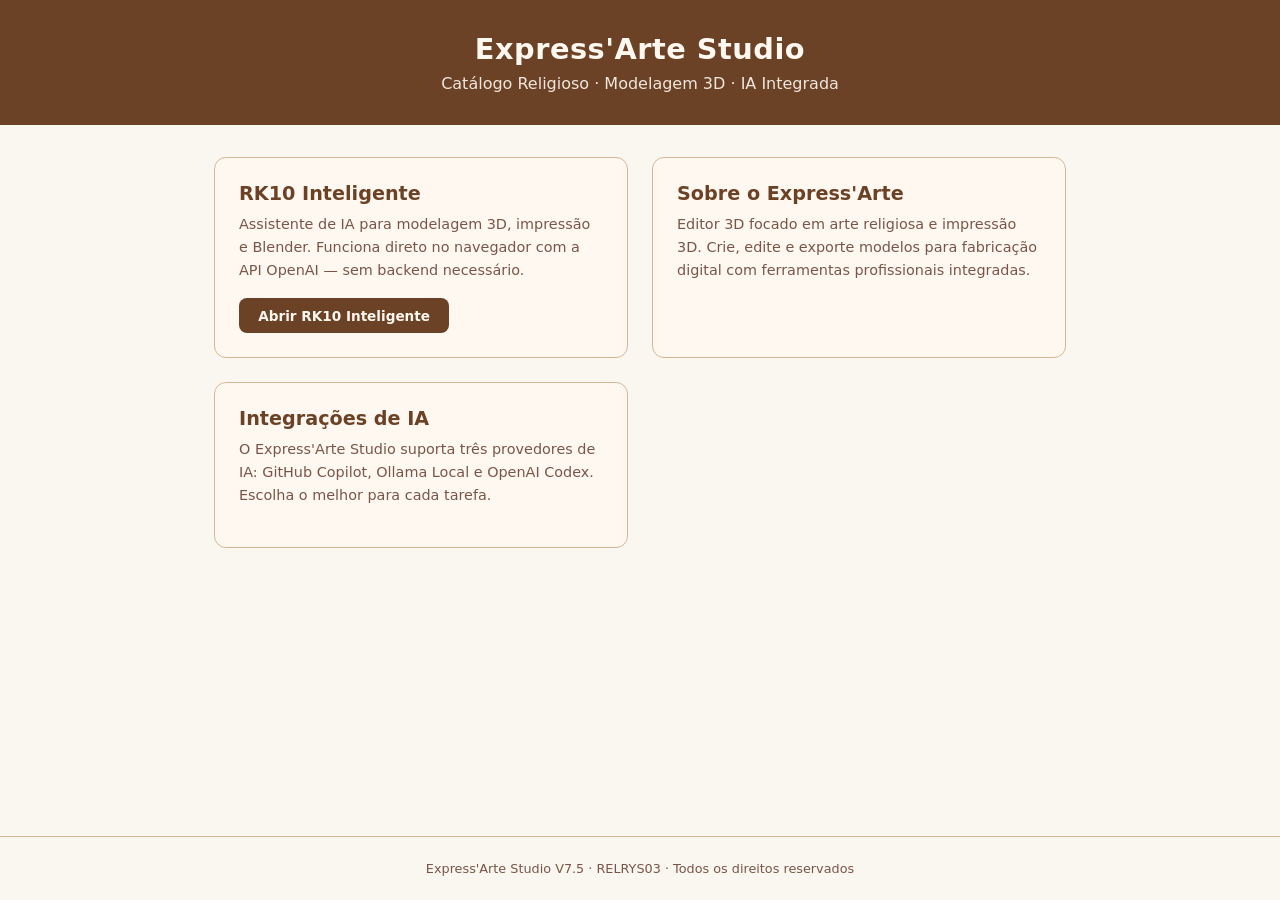
<file: site/index.html>
<!DOCTYPE html>
<html lang="pt-BR">
<head>
<meta charset="UTF-8">
<meta name="viewport" content="width=device-width, initial-scale=1.0">
<title>Express'Arte Studio · Catálogo Religioso</title>
<style>
  :root {
    --bg: #faf6f0;
    --surface: #fff8f0;
    --border: #d4b896;
    --accent: #6b4226;
    --accent-hover: #8b5e3c;
    --text: #3e2723;
    --text-muted: #795548;
  }
  * { margin: 0; padding: 0; box-sizing: border-box; }
  body {
    font-family: 'Segoe UI', system-ui, -apple-system, sans-serif;
    background: var(--bg);
    color: var(--text);
    min-height: 100vh;
    display: flex;
    flex-direction: column;
  }
  header {
    background: var(--accent);
    color: var(--surface);
    padding: 2rem 1.5rem;
    text-align: center;
  }
  header h1 { font-size: 1.8rem; font-weight: 700; letter-spacing: 0.5px; }
  header p { font-size: 1rem; opacity: 0.9; margin-top: 0.5rem; }
  main {
    flex: 1;
    max-width: 900px;
    width: 100%;
    margin: 0 auto;
    padding: 2rem 1.5rem;
    display: flex;
    flex-direction: column;
    gap: 1.5rem;
  }
  .card {
    background: var(--surface);
    border: 1px solid var(--border);
    border-radius: 12px;
    padding: 1.5rem;
    transition: transform 0.2s, box-shadow 0.2s;
  }
  .card:hover {
    transform: translateY(-2px);
    box-shadow: 0 4px 12px rgba(107, 66, 38, 0.15);
  }
  .card h2 {
    font-size: 1.2rem;
    color: var(--accent);
    margin-bottom: 0.5rem;
  }
  .card p {
    font-size: 0.9rem;
    color: var(--text-muted);
    line-height: 1.6;
    margin-bottom: 1rem;
  }
  .card a {
    display: inline-block;
    background: var(--accent);
    color: var(--surface);
    text-decoration: none;
    padding: 0.6rem 1.2rem;
    border-radius: 8px;
    font-size: 0.85rem;
    font-weight: 600;
    transition: background 0.2s;
  }
  .card a:hover { background: var(--accent-hover); }
  .grid {
    display: grid;
    grid-template-columns: repeat(auto-fit, minmax(280px, 1fr));
    gap: 1.5rem;
  }
  footer {
    text-align: center;
    padding: 1.5rem;
    font-size: 0.8rem;
    color: var(--text-muted);
    border-top: 1px solid var(--border);
  }
  @media (max-width: 600px) {
    header h1 { font-size: 1.4rem; }
    main { padding: 1.5rem 1rem; }
  }
</style>
</head>
<body>

<header>
  <h1>Express'Arte Studio</h1>
  <p>Catálogo Religioso · Modelagem 3D · IA Integrada</p>
</header>

<main>
  <div class="grid">
    <div class="card">
      <h2>RK10 Inteligente</h2>
      <p>Assistente de IA para modelagem 3D, impressão e Blender. Funciona direto no navegador com a API OpenAI — sem backend necessário.</p>
      <a href="/rk10.html">Abrir RK10 Inteligente</a>
    </div>

    <div class="card">
      <h2>Sobre o Express'Arte</h2>
      <p>Editor 3D focado em arte religiosa e impressão 3D. Crie, edite e exporte modelos para fabricação digital com ferramentas profissionais integradas.</p>
    </div>

    <div class="card">
      <h2>Integrações de IA</h2>
      <p>O Express'Arte Studio suporta três provedores de IA: GitHub Copilot, Ollama Local e OpenAI Codex. Escolha o melhor para cada tarefa.</p>
    </div>
  </div>
</main>

<footer>
  Express'Arte Studio V7.5 · RELRYS03 · Todos os direitos reservados
</footer>

</body>
</html><!-- force rebuild -->
<!-- force rebuild -->
</file>
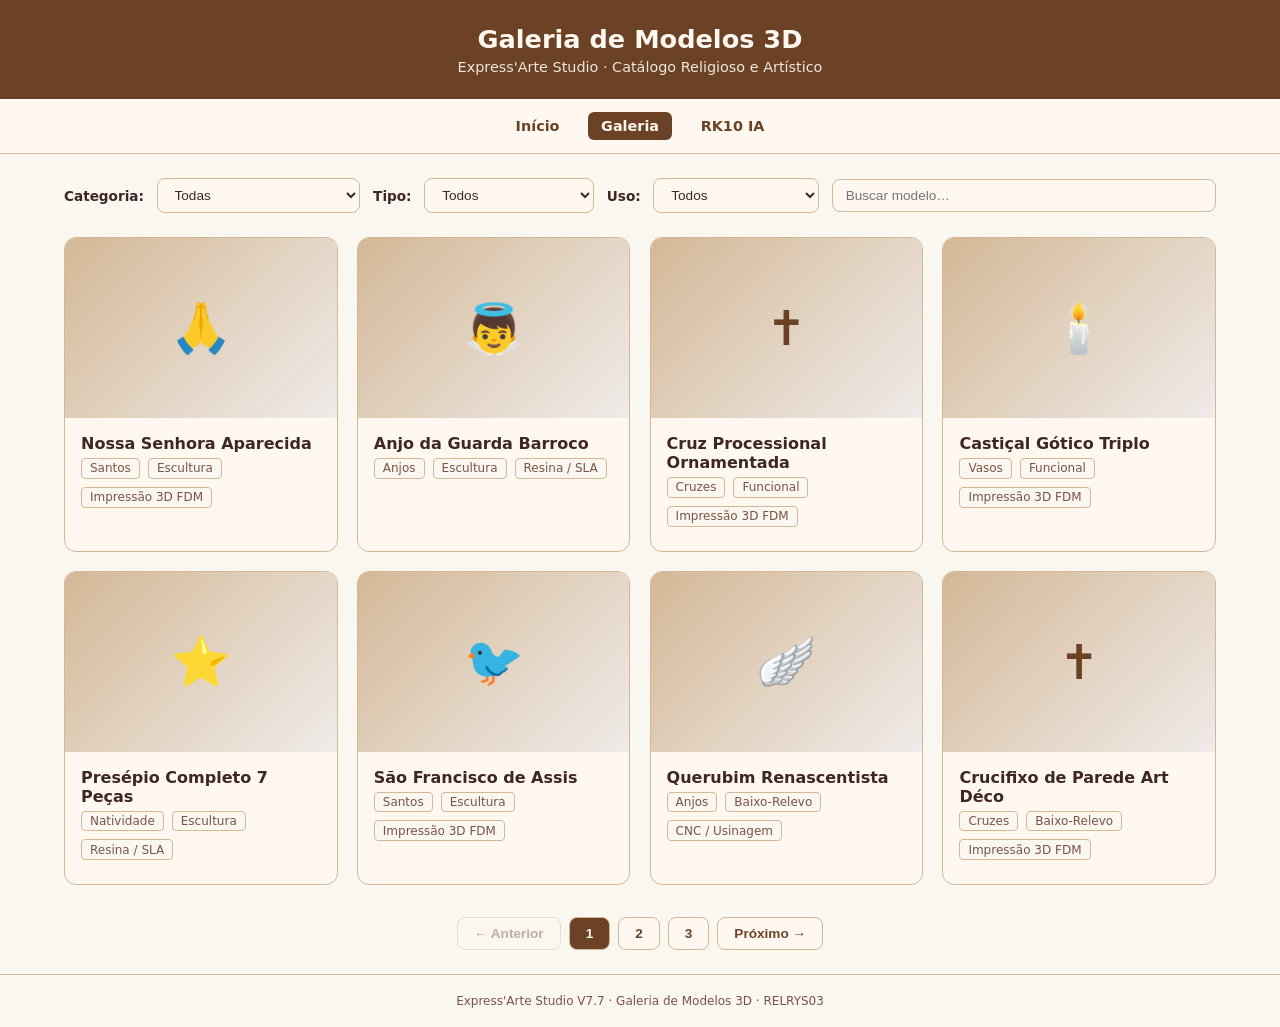
<file: site/galeria.html>
<!DOCTYPE html>
<html lang="pt-BR">
<head>
<meta charset="UTF-8">
<meta name="viewport" content="width=device-width, initial-scale=1.0">
<title>Galeria de Modelos 3D · Express'Arte Studio</title>
<style>
 :root {
 --bg: #faf6f0;
 --surface: #fff8f0;
 --border: #d4b896;
 --accent: #6b4226;
 --accent-hover: #8b5e3c;
 --text: #3e2723;
 --text-muted: #795548;
 --card-shadow: rgba(107, 66, 38, 0.12);
 }
 * { margin: 0; padding: 0; box-sizing: border-box; }
 body {
 font-family: 'Segoe UI', system-ui, -apple-system, sans-serif;
 background: var(--bg);
 color: var(--text);
 min-height: 100vh;
 display: flex;
 flex-direction: column;
 }
 header {
 background: var(--accent);
 color: var(--surface);
 padding: 1.5rem;
 text-align: center;
 }
 header h1 { font-size: 1.6rem; font-weight: 700; }
 header p { font-size: 0.9rem; opacity: 0.9; margin-top: 0.3rem; }
 nav {
 background: var(--surface);
 border-bottom: 1px solid var(--border);
 padding: 0.8rem 1.5rem;
 display: flex;
 gap: 1rem;
 justify-content: center;
 flex-wrap: wrap;
 }
 nav a {
 color: var(--accent);
 text-decoration: none;
 font-weight: 600;
 font-size: 0.9rem;
 padding: 0.4rem 0.8rem;
 border-radius: 6px;
 transition: background 0.2s;
 }
 nav a:hover, nav a.active { background: var(--accent); color: var(--surface); }
 main {
 flex: 1;
 max-width: 1200px;
 width: 100%;
 margin: 0 auto;
 padding: 1.5rem;
 }
 .filters {
 display: flex;
 flex-wrap: wrap;
 gap: 0.8rem;
 margin-bottom: 1.5rem;
 align-items: center;
 }
 .filters label {
 font-size: 0.85rem;
 font-weight: 600;
 color: var(--text);
 }
 .filters select, .filters input {
 padding: 0.5rem 0.8rem;
 border: 1px solid var(--border);
 border-radius: 8px;
 background: var(--surface);
 color: var(--text);
 font-size: 0.85rem;
 outline: none;
 }
 .filters select:focus, .filters input:focus { border-color: var(--accent); }
 .grid {
 display: grid;
 grid-template-columns: repeat(auto-fill, minmax(260px, 1fr));
 gap: 1.2rem;
 }
 .card {
 background: var(--surface);
 border: 1px solid var(--border);
 border-radius: 12px;
 overflow: hidden;
 transition: transform 0.2s, box-shadow 0.2s;
 cursor: pointer;
 }
 .card:hover {
 transform: translateY(-3px);
 box-shadow: 0 6px 16px var(--card-shadow);
 }
 .card-thumb {
 width: 100%;
 height: 180px;
 background: linear-gradient(135deg, #d4b896 0%, #efebe9 100%);
 display: flex;
 align-items: center;
 justify-content: center;
 font-size: 3rem;
 color: var(--accent);
 }
 .card-body { padding: 1rem; }
 .card-title {
 font-size: 1rem;
 font-weight: 700;
 color: var(--text);
 margin-bottom: 0.3rem;
 }
 .card-meta {
 font-size: 0.8rem;
 color: var(--text-muted);
 display: flex;
 gap: 0.5rem;
 flex-wrap: wrap;
 margin-bottom: 0.5rem;
 }
 .tag {
 background: var(--bg);
 border: 1px solid var(--border);
 padding: 0.15rem 0.5rem;
 border-radius: 4px;
 font-size: 0.75rem;
 }
 .pagination {
 display: flex;
 justify-content: center;
 gap: 0.5rem;
 margin-top: 2rem;
 }
 .pagination button {
 background: var(--surface);
 border: 1px solid var(--border);
 color: var(--accent);
 padding: 0.5rem 1rem;
 border-radius: 8px;
 cursor: pointer;
 font-weight: 600;
 font-size: 0.85rem;
 transition: all 0.2s;
 }
 .pagination button:hover:not(:disabled) { background: var(--accent); color: var(--surface); }
 .pagination button.active { background: var(--accent); color: var(--surface); }
 .pagination button:disabled { opacity: 0.4; cursor: not-allowed; }
 .empty-state {
 text-align: center;
 padding: 3rem 1rem;
 color: var(--text-muted);
 font-size: 1rem;
 }
 footer {
 text-align: center;
 padding: 1.2rem;
 font-size: 0.75rem;
 color: var(--text-muted);
 border-top: 1px solid var(--border);
 }
 @media (max-width: 600px) {
 header h1 { font-size: 1.2rem; }
 .filters { flex-direction: column; align-items: stretch; }
 .grid { grid-template-columns: 1fr; }
 }
</style>
</head>
<body>

<header>
 <h1>Galeria de Modelos 3D</h1>
 <p>Express'Arte Studio · Catálogo Religioso e Artístico</p>
</header>

<nav>
 <a href="/index.html">Início</a>
 <a href="/galeria.html" class="active">Galeria</a>
 <a href="/rk10.html">RK10 IA</a>
</nav>

<main>
 <div class="filters">
 <label for="filterCategory">Categoria:</label>
 <select id="filterCategory">
 <option value="all">Todas</option>
 <option value="santos">Santos e Imagens Sacras</option>
 <option value="anjos">Anjos e Querubins</option>
 <option value="cruzes">Cruzes e Crucifixos</option>
 <option value="vasos">Vasos e Castiçais</option>
 <option value="natividade">Natividade e Presépios</option>
 <option value="decorativo">Decorativo Religioso</option>
 </select>

 <label for="filterType">Tipo:</label>
 <select id="filterType">
 <option value="all">Todos</option>
 <option value="escultura">Escultura Completa</option>
 <option value="relevo">Baixo-Relevo</option>
 <option value="funcional">Funcional / Litúrgico</option>
 <option value="miniatura">Miniatura</option>
 </select>

 <label for="filterUse">Uso:</label>
 <select id="filterUse">
 <option value="all">Todos</option>
 <option value="impressao3d">Impressão 3D FDM</option>
 <option value="resina">Resina / SLA</option>
 <option value="cnc">CNC / Usinagem</option>
 <option value="referencia">Referência Visual</option>
 </select>

 <input type="text" id="searchInput" placeholder="Buscar modelo…" style="flex:1;min-width:150px;">
 </div>

 <div class="grid" id="modelGrid"></div>
 <div class="empty-state" id="emptyState" style="display:none;">Nenhum modelo encontrado com os filtros selecionados.</div>

 <div class="pagination" id="pagination"></div>
</main>

<footer>
 Express'Arte Studio V7.7 · Galeria de Modelos 3D · RELRYS03
</footer>

<script>
(function() {
 'use strict';

 // Sample catalog data — replace with real API or JSON file in production
 const MODELS = [
 { id: 1, title: 'Nossa Senhora Aparecida', category: 'santos', type: 'escultura', use: 'impressao3d', icon: '🙏' },
 { id: 2, title: 'Anjo da Guarda Barroco', category: 'anjos', type: 'escultura', use: 'resina', icon: '👼' },
 { id: 3, title: 'Cruz Processional Ornamentada', category: 'cruzes', type: 'funcional', use: 'impressao3d', icon: '✝️' },
 { id: 4, title: 'Castiçal Gótico Triplo', category: 'vasos', type: 'funcional', use: 'impressao3d', icon: '🕯️' },
 { id: 5, title: 'Presépio Completo 7 Peças', category: 'natividade', type: 'escultura', use: 'resina', icon: '⭐' },
 { id: 6, title: 'São Francisco de Assis', category: 'santos', type: 'escultura', use: 'impressao3d', icon: '🐦' },
 { id: 7, title: 'Querubim Renascentista', category: 'anjos', type: 'relevo', use: 'cnc', icon: '🪽' },
 { id: 8, title: 'Crucifixo de Parede Art Déco', category: 'cruzes', type: 'relevo', use: 'impressao3d', icon: '✝️' },
 { id: 9, title: 'Vaso Litúrgico Romano', category: 'vasos', type: 'funcional', use: 'resina', icon: '🏺' },
 { id: 10, title: 'Sagrada Família Miniatura', category: 'natividade', type: 'miniatura', use: 'resina', icon: '👨‍👩‍👧' },
 { id: 11, title: 'Santa Teresinha do Menino Jesus', category: 'santos', type: 'escultura', use: 'impressao3d', icon: '🌹' },
 { id: 12, title: 'Arcanjo Miguel Combatente', category: 'anjos', type: 'escultura', use: 'resina', icon: '⚔️' },
 { id: 13, title: 'Cruz Celta Entrelaçada', category: 'cruzes', type: 'relevo', use: 'cnc', icon: '☘️' },
 { id: 14, title: 'Incensário Cerimonial', category: 'vasos', type: 'funcional', use: 'impressao3d', icon: '💨' },
 { id: 15, title: 'Menino Jesus de Praga', category: 'natividade', type: 'escultura', use: 'resina', icon: '👶' },
 { id: 16, title: 'São Bento Medalha', category: 'santos', type: 'miniatura', use: 'impressao3d', icon: '🛡️' },
 { id: 17, title: 'Anjo Trombeta Celestial', category: 'anjos', type: 'escultura', use: 'resina', icon: '🎺' },
 { id: 18, title: 'Painel Decorativo Rosácea', category: 'decorativo', type: 'relevo', use: 'cnc', icon: '🌸' },
 { id: 19, title: 'Suporte para Bíblia Articulado', category: 'decorativo', type: 'funcional', use: 'impressao3d', icon: '📖' },
 { id: 20, title: 'Virgem Maria Manto Estrelado', category: 'santos', type: 'escultura', use: 'resina', icon: '⭐' },
 ];

 const ITEMS_PER_PAGE = 8;
 let currentPage = 1;
 let filteredModels = [...MODELS];

 const grid = document.getElementById('modelGrid');
 const emptyState = document.getElementById('emptyState');
 const paginationEl = document.getElementById('pagination');
 const filterCategory = document.getElementById('filterCategory');
 const filterType = document.getElementById('filterType');
 const filterUse = document.getElementById('filterUse');
 const searchInput = document.getElementById('searchInput');

 function applyFilters() {
 const cat = filterCategory.value;
 const type = filterType.value;
 const use = filterUse.value;
 const search = searchInput.value.toLowerCase().trim();

 filteredModels = MODELS.filter(function(m) {
 if (cat !== 'all' && m.category !== cat) return false;
 if (type !== 'all' && m.type !== type) return false;
 if (use !== 'all' && m.use !== use) return false;
 if (search && !m.title.toLowerCase().includes(search)) return false;
 return true;
 });

 currentPage = 1;
 render();
 }

 function render() {
 const start = (currentPage - 1) * ITEMS_PER_PAGE;
 const pageItems = filteredModels.slice(start, start + ITEMS_PER_PAGE);

 grid.innerHTML = '';
 if (pageItems.length === 0) {
 emptyState.style.display = 'block';
 paginationEl.innerHTML = '';
 return;
 }
 emptyState.style.display = 'none';

 pageItems.forEach(function(m) {
 const card = document.createElement('div');
 card.className = 'card';
 card.innerHTML =
 '<div class="card-thumb">' + m.icon + '</div>' +
 '<div class="card-body">' +
 '<div class="card-title">' + m.title + '</div>' +
 '<div class="card-meta">' +
 '<span class="tag">' + getCategoryLabel(m.category) + '</span>' +
 '<span class="tag">' + getTypeLabel(m.type) + '</span>' +
 '<span class="tag">' + getUseLabel(m.use) + '</span>' +
 '</div></div>';
 grid.appendChild(card);
 });

 renderPagination();
 }

 function renderPagination() {
 const totalPages = Math.ceil(filteredModels.length / ITEMS_PER_PAGE);
 paginationEl.innerHTML = '';
 if (totalPages <= 1) return;

 const prevBtn = document.createElement('button');
 prevBtn.textContent = '← Anterior';
 prevBtn.disabled = currentPage === 1;
 prevBtn.addEventListener('click', function() { if (currentPage > 1) { currentPage--; render(); } });
 paginationEl.appendChild(prevBtn);

 for (let i = 1; i <= totalPages; i++) {
 const btn = document.createElement('button');
 btn.textContent = i;
 if (i === currentPage) btn.className = 'active';
 btn.addEventListener('click', function() { currentPage = i; render(); });
 paginationEl.appendChild(btn);
 }

 const nextBtn = document.createElement('button');
 nextBtn.textContent = 'Próximo →';
 nextBtn.disabled = currentPage === totalPages;
 nextBtn.addEventListener('click', function() { if (currentPage < totalPages) { currentPage++; render(); } });
 paginationEl.appendChild(nextBtn);
 }

 function getCategoryLabel(v) {
 const map = { santos: 'Santos', anjos: 'Anjos', cruzes: 'Cruzes', vasos: 'Vasos', natividade: 'Natividade', decorativo: 'Decorativo' };
 return map[v] || v;
 }

 function getTypeLabel(v) {
 const map = { escultura: 'Escultura', relevo: 'Baixo-Relevo', funcional: 'Funcional', miniatura: 'Miniatura' };
 return map[v] || v;
 }

 function getUseLabel(v) {
 const map = { impressao3d: 'Impressão 3D FDM', resina: 'Resina / SLA', cnc: 'CNC / Usinagem', referencia: 'Referência Visual' };
 return map[v] || v;
 }

 filterCategory.addEventListener('change', applyFilters);
 filterType.addEventListener('change', applyFilters);
 filterUse.addEventListener('change', applyFilters);
 searchInput.addEventListener('input', applyFilters);

 // Initial render
 applyFilters();
})();
</script>

</body>
</html>
</file>
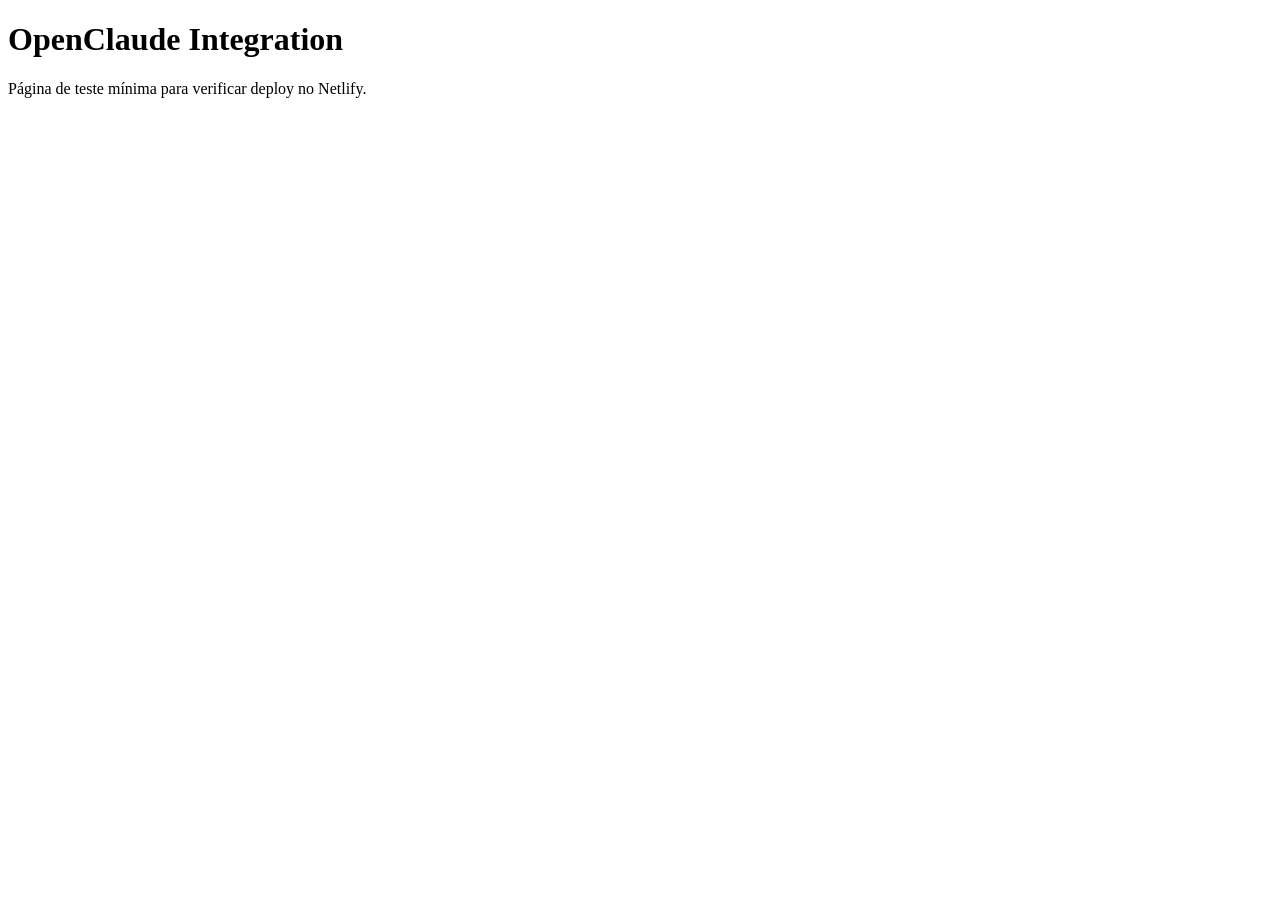
<file: site/openclaude.html>
<!DOCTYPE html>
<html lang="pt-BR">
<head>
<meta charset="UTF-8">
<title>OpenClaude · Express'Arte</title>
</head>
<body>
<h1>OpenClaude Integration</h1>
<p>Página de teste mínima para verificar deploy no Netlify.</p>
</body>
</html>
</file>
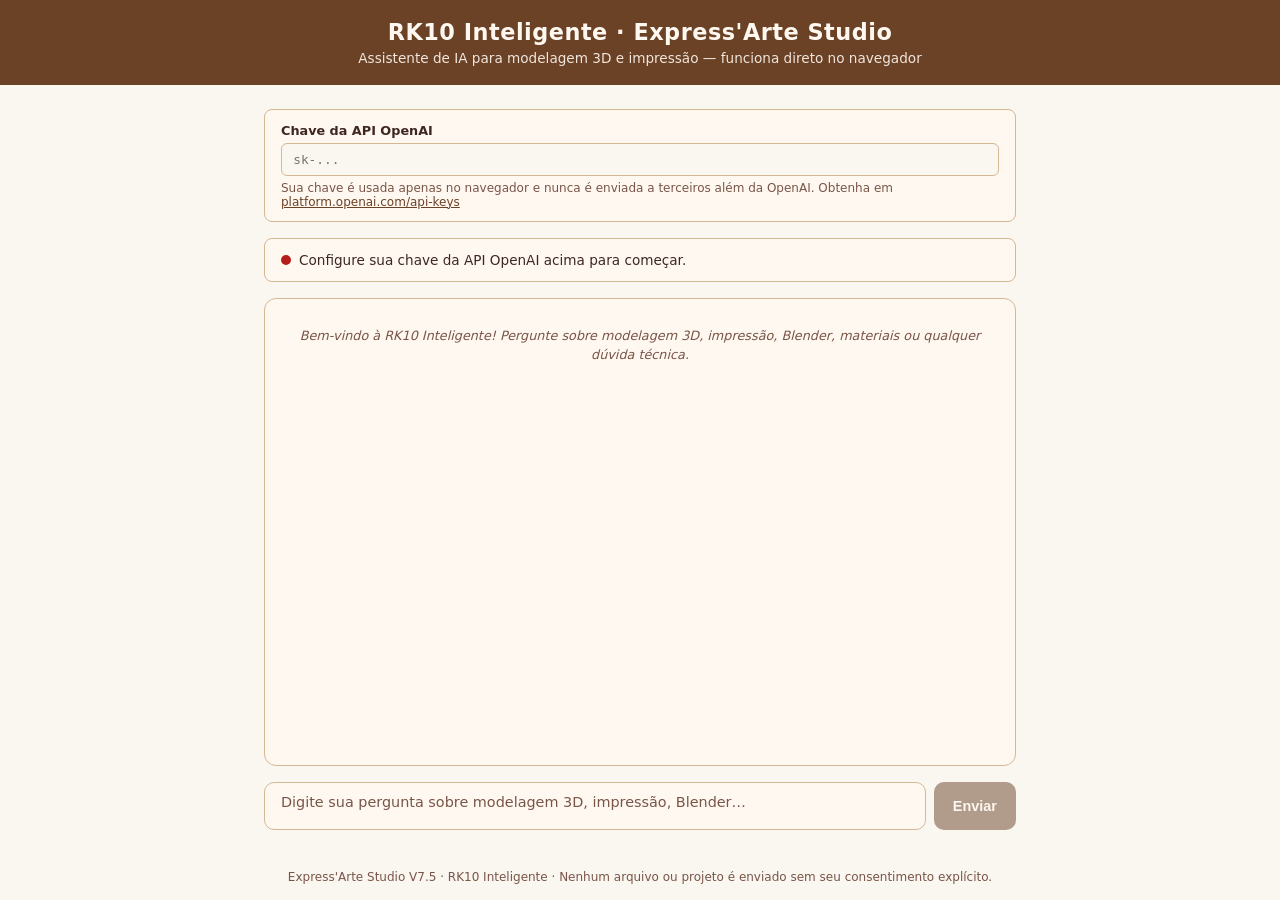
<file: site/rk10.html>
<!DOCTYPE html>
<html lang="pt-BR">
<head>
<meta charset="UTF-8">
<meta name="viewport" content="width=device-width, initial-scale=1.0">
<title>RK10 Inteligente · IA Express'Arte Studio</title>
<style>
  :root {
    --bg: #faf6f0;
    --surface: #fff8f0;
    --border: #d4b896;
    --accent: #6b4226;
    --accent-hover: #8b5e3c;
    --text: #3e2723;
    --text-muted: #795548;
    --user-msg: #6b4226;
    --user-text: #fff8f0;
    --ai-msg: #efebe9;
    --ai-text: #3e2723;
    --error: #b71c1c;
    --success: #2e7d32;
  }
  * { margin: 0; padding: 0; box-sizing: border-box; }
  body {
    font-family: 'Segoe UI', system-ui, -apple-system, sans-serif;
    background: var(--bg);
    color: var(--text);
    min-height: 100vh;
    display: flex;
    flex-direction: column;
  }
  header {
    background: var(--accent);
    color: var(--surface);
    padding: 1.2rem 1.5rem;
    text-align: center;
  }
  header h1 { font-size: 1.4rem; font-weight: 700; letter-spacing: 0.5px; }
  header p { font-size: 0.85rem; opacity: 0.9; margin-top: 0.3rem; }
  main {
    flex: 1;
    max-width: 800px;
    width: 100%;
    margin: 0 auto;
    padding: 1.5rem;
    display: flex;
    flex-direction: column;
    gap: 1rem;
  }
  .status-bar {
    background: var(--surface);
    border: 1px solid var(--border);
    border-radius: 8px;
    padding: 0.8rem 1rem;
    font-size: 0.85rem;
    display: flex;
    align-items: center;
    gap: 0.5rem;
  }
  .status-dot {
    width: 10px; height: 10px;
    border-radius: 50%;
    background: #bdbdbd;
    flex-shrink: 0;
  }
  .status-dot.ok { background: var(--success); }
  .status-dot.err { background: var(--error); }
  .chat-container {
    flex: 1;
    background: var(--surface);
    border: 1px solid var(--border);
    border-radius: 12px;
    padding: 1rem;
    overflow-y: auto;
    min-height: 300px;
    max-height: 60vh;
    display: flex;
    flex-direction: column;
    gap: 0.8rem;
  }
  .msg {
    max-width: 85%;
    padding: 0.7rem 1rem;
    border-radius: 12px;
    font-size: 0.9rem;
    line-height: 1.5;
    word-wrap: break-word;
  }
  .msg.user {
    align-self: flex-end;
    background: var(--user-msg);
    color: var(--user-text);
    border-bottom-right-radius: 4px;
  }
  .msg.ai {
    align-self: flex-start;
    background: var(--ai-msg);
    color: var(--ai-text);
    border-bottom-left-radius: 4px;
  }
  .msg.system {
    align-self: center;
    background: transparent;
    color: var(--text-muted);
    font-size: 0.8rem;
    font-style: italic;
    text-align: center;
    max-width: 100%;
  }
  .input-area {
    display: flex;
    gap: 0.5rem;
    align-items: flex-end;
  }
  textarea {
    flex: 1;
    background: var(--surface);
    border: 1px solid var(--border);
    border-radius: 10px;
    padding: 0.7rem 1rem;
    font-family: inherit;
    font-size: 0.9rem;
    color: var(--text);
    resize: none;
    min-height: 48px;
    max-height: 120px;
    outline: none;
    transition: border-color 0.2s;
  }
  textarea:focus { border-color: var(--accent); }
  textarea::placeholder { color: var(--text-muted); }
  button {
    background: var(--accent);
    color: var(--surface);
    border: none;
    border-radius: 10px;
    padding: 0.7rem 1.2rem;
    font-size: 0.9rem;
    font-weight: 600;
    cursor: pointer;
    transition: background 0.2s;
    white-space: nowrap;
    height: 48px;
  }
  button:hover:not(:disabled) { background: var(--accent-hover); }
  button:disabled { opacity: 0.5; cursor: not-allowed; }
  .config-panel {
    background: var(--surface);
    border: 1px solid var(--border);
    border-radius: 8px;
    padding: 0.8rem 1rem;
    font-size: 0.8rem;
    color: var(--text-muted);
  }
  .config-panel label { display: block; margin-bottom: 0.3rem; font-weight: 600; color: var(--text); }
  .config-panel input {
    width: 100%;
    padding: 0.5rem 0.7rem;
    border: 1px solid var(--border);
    border-radius: 6px;
    font-family: monospace;
    font-size: 0.8rem;
    background: var(--bg);
    color: var(--text);
    outline: none;
  }
  .config-panel input:focus { border-color: var(--accent); }
  .config-panel .hint { margin-top: 0.3rem; font-size: 0.75rem; }
  .typing-indicator {
    align-self: flex-start;
    background: var(--ai-msg);
    padding: 0.7rem 1rem;
    border-radius: 12px;
    border-bottom-left-radius: 4px;
    display: none;
    gap: 4px;
  }
  .typing-indicator span {
    width: 6px; height: 6px;
    background: var(--text-muted);
    border-radius: 50%;
    animation: bounce 1.4s infinite ease-in-out both;
  }
  .typing-indicator span:nth-child(1) { animation-delay: -0.32s; }
  .typing-indicator span:nth-child(2) { animation-delay: -0.16s; }
  @keyframes bounce {
    0%, 80%, 100% { transform: scale(0); }
    40% { transform: scale(1); }
  }
  footer {
    text-align: center;
    padding: 1rem;
    font-size: 0.75rem;
    color: var(--text-muted);
  }
  @media (max-width: 600px) {
    main { padding: 1rem; }
    header h1 { font-size: 1.1rem; }
    .msg { max-width: 95%; }
  }
</style>
</head>
<body>

<header>
  <h1>RK10 Inteligente · Express'Arte Studio</h1>
  <p>Assistente de IA para modelagem 3D e impressão — funciona direto no navegador</p>
</header>

<main>
  <div class="config-panel">
    <label for="apiKey">Chave da API OpenAI</label>
    <input type="password" id="apiKey" placeholder="sk-..." autocomplete="off">
    <div class="hint">Sua chave é usada apenas no navegador e nunca é enviada a terceiros além da OpenAI. Obtenha em <a href="https://platform.openai.com/api-keys" target="_blank" rel="noopener" style="color:var(--accent)">platform.openai.com/api-keys</a></div>
  </div>

  <div class="status-bar">
    <div class="status-dot" id="statusDot"></div>
    <span id="statusText">Verificando configuração…</span>
  </div>

  <div class="chat-container" id="chatContainer">
    <div class="msg system">Bem-vindo à RK10 Inteligente! Pergunte sobre modelagem 3D, impressão, Blender, materiais ou qualquer dúvida técnica.</div>
  </div>

  <div class="typing-indicator" id="typingIndicator">
    <span></span><span></span><span></span>
  </div>

  <div class="input-area">
    <textarea id="userInput" placeholder="Digite sua pergunta sobre modelagem 3D, impressão, Blender…" rows="1"></textarea>
    <button id="sendBtn" disabled>Enviar</button>
  </div>
</main>

<footer>
  Express'Arte Studio V7.5 · RK10 Inteligente · Nenhum arquivo ou projeto é enviado sem seu consentimento explícito.
</footer>

<script>
(function() {
  'use strict';

  const SYSTEM_PROMPT = 'Você é a RK10, assistente de IA do Express\'Arte Studio, um editor 3D para impressão. Responda em português brasileiro claro e objetivo. Ajude com modelagem 3D, materiais, fatiamento, impressão 3D, Blender, Mesh Doctor e operações do Studio. Não afirme ter executado operações se não recebeu confirmação. Nunca peça tokens, segredos ou senhas. Recomende confirmação no Blender ou fatiador quando necessário.';
  const MAX_HISTORY = 6;
  const DEFAULT_MODEL = 'gpt-4o-mini';

  const chatContainer = document.getElementById('chatContainer');
  const userInput = document.getElementById('userInput');
  const sendBtn = document.getElementById('sendBtn');
  const statusDot = document.getElementById('statusDot');
  const statusText = document.getElementById('statusText');
  const typingIndicator = document.getElementById('typingIndicator');
  const apiKeyInput = document.getElementById('apiKey');

  let history = [];
  let isSending = false;

  // Auto-resize textarea
  userInput.addEventListener('input', function() {
    this.style.height = 'auto';
    this.style.height = Math.min(this.scrollHeight, 120) + 'px';
    updateSendButton();
  });

  userInput.addEventListener('keydown', function(e) {
    if (e.key === 'Enter' && !e.shiftKey) {
      e.preventDefault();
      sendMessage();
    }
  });

  sendBtn.addEventListener('click', sendMessage);

  apiKeyInput.addEventListener('input', function() {
    localStorage.setItem('rk10_openai_key', this.value.trim());
    checkStatus();
  });

  // Load saved key
  const savedKey = localStorage.getItem('rk10_openai_key');
  if (savedKey) {
    apiKeyInput.value = savedKey;
  }

  function updateSendButton() {
    const hasKey = apiKeyInput.value.trim().length > 5;
    const hasText = userInput.value.trim().length > 0;
    sendBtn.disabled = !hasKey || !hasText || isSending;
  }

  function checkStatus() {
    const key = apiKeyInput.value.trim();
    if (!key || key.length < 5) {
      statusDot.className = 'status-dot err';
      statusText.textContent = 'Configure sua chave da API OpenAI acima para começar.';
      updateSendButton();
      return;
    }
    statusDot.className = 'status-dot ok';
    statusText.textContent = 'Pronto para conversar · Modelo: ' + DEFAULT_MODEL;
    updateSendButton();
  }

  function addMessage(role, text) {
    const div = document.createElement('div');
    div.className = 'msg ' + role;
    div.textContent = text;
    chatContainer.appendChild(div);
    chatContainer.scrollTop = chatContainer.scrollHeight;
  }

  function showTyping(show) {
    typingIndicator.style.display = show ? 'flex' : 'none';
    if (show) {
      chatContainer.scrollTop = chatContainer.scrollHeight;
    }
  }

  async function sendMessage() {
    const message = userInput.value.trim();
    const apiKey = apiKeyInput.value.trim();

    if (!message || !apiKey || isSending) return;

    isSending = true;
    updateSendButton();
    addMessage('user', message);
    userInput.value = '';
    userInput.style.height = 'auto';
    showTyping(true);

    // Build messages array
    const messages = [{ role: 'system', content: SYSTEM_PROMPT }];

    // Add history (last N turns)
    const recentHistory = history.slice(-MAX_HISTORY);
    for (const entry of recentHistory) {
      messages.push({ role: entry.role, content: entry.content });
    }

    messages.push({ role: 'user', content: message });

    try {
      const response = await fetch('https://api.openai.com/v1/chat/completions', {
        method: 'POST',
        headers: {
          'Content-Type': 'application/json',
          'Authorization': 'Bearer ' + apiKey
        },
        body: JSON.stringify({
          model: DEFAULT_MODEL,
          messages: messages,
          max_tokens: 4096,
          temperature: 0.7
        })
      });

      if (!response.ok) {
        const errBody = await response.text();
        let errMsg = 'Erro na API OpenAI (HTTP ' + response.status + ')';
        try {
          const parsed = JSON.parse(errBody);
          errMsg = parsed.error?.message || errMsg;
        } catch(e) {}

        if (response.status === 401 || response.status === 403) {
          errMsg = 'Chave da API inválida ou expirada. Verifique em platform.openai.com/api-keys';
          statusDot.className = 'status-dot err';
          statusText.textContent = 'Chave inválida — verifique e tente novamente.';
        } else if (response.status === 429) {
          errMsg = 'Limite de requisições atingido. Aguarde alguns segundos e tente novamente.';
        }

        addMessage('system', '⚠️ ' + errMsg);
        showTyping(false);
        isSending = false;
        updateSendButton();
        return;
      }

      const data = await response.json();
      const reply = data.choices?.[0]?.message?.content?.trim();

      if (!reply) {
        addMessage('system', '⚠️ A IA retornou uma resposta vazia. Tente novamente.');
      } else {
        addMessage('ai', reply);
        // Update history
        history.push({ role: 'user', content: message });
        history.push({ role: 'assistant', content: reply });
        // Keep history bounded
        if (history.length > MAX_HISTORY * 2) {
          history = history.slice(-MAX_HISTORY * 2);
        }
      }

    } catch (err) {
      addMessage('system', '⚠️ Erro de conexão: ' + (err.message || 'Verifique sua internet e tente novamente.'));
    }

    showTyping(false);
    isSending = false;
    updateSendButton();
  }

  // Initial status check
  checkStatus();
})();
</script>

</body>
</html>
</file>
